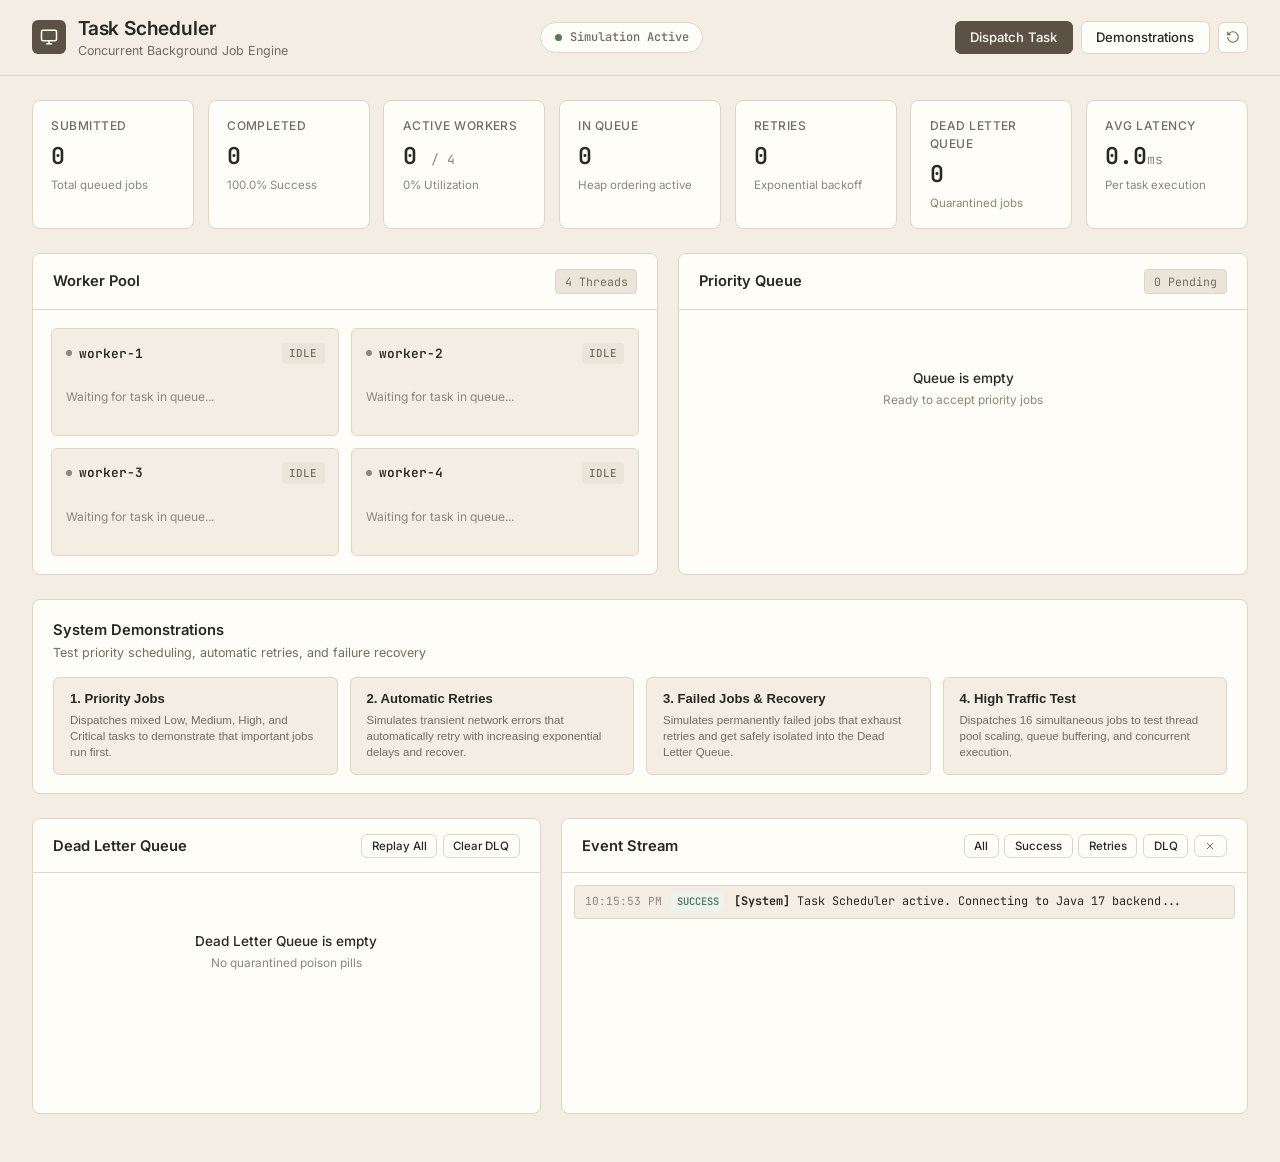
<file: docs/index.html>
<!DOCTYPE html>
<html lang="en">
<head>
  <meta charset="UTF-8">
  <meta name="viewport" content="width=device-width, initial-scale=1.0">
  <title>Task Scheduler & Concurrency Engine</title>
  <link rel="preconnect" href="https://fonts.googleapis.com">
  <link rel="preconnect" href="https://fonts.gstatic.com" crossorigin>
  <link href="https://fonts.googleapis.com/css2?family=Inter:wght@400;500;600;700&family=JetBrains+Mono:wght@400;500;600&display=swap" rel="stylesheet">
  <link rel="stylesheet" href="style.css">
</head>
<body>

  <!-- TOP HEADER -->
  <header class="app-header">
    <div class="header-left">
      <div class="logo-badge">
        <svg width="18" height="18" viewBox="0 0 24 24" fill="none" stroke="currentColor" stroke-width="2">
          <rect x="2" y="3" width="20" height="14" rx="2" ry="2"></rect>
          <line x1="8" y1="21" x2="16" y2="21"></line>
          <line x1="12" y1="17" x2="12" y2="21"></line>
        </svg>
      </div>
      <div class="logo-text">
        <h1>Task Scheduler</h1>
        <span class="subtext">Concurrent Background Job Engine</span>
      </div>
    </div>

    <div class="header-center">
      <div class="connection-pill" id="connPill">
        <span class="pulse-dot"></span>
        <span id="connStatusText">Connecting...</span>
      </div>
    </div>

    <div class="header-right">
      <button class="btn btn-primary" id="btnOpenSubmitModal">
        Dispatch Task
      </button>
      <button class="btn btn-outline" id="btnRunScenarios">
        Demonstrations
      </button>
      <button class="btn btn-icon" id="btnResetScheduler" title="Reset Scheduler State">
        <svg width="14" height="14" fill="none" stroke="currentColor" stroke-width="2" viewBox="0 0 24 24"><path d="M3 12a9 9 0 1 0 9-9 9.75 9.75 0 0 0-6.74 2.74L3 8"></path><path d="M3 3v5h5"></path></svg>
      </button>
    </div>
  </header>

  <!-- MAIN CONTAINER -->
  <main class="dashboard-container">

    <!-- KPI METRICS RIBBON -->
    <section class="metrics-grid">
      <div class="metric-card">
        <div class="metric-header">
          <span class="metric-title">Submitted</span>
        </div>
        <div class="metric-value" id="kpiSubmitted">0</div>
        <div class="metric-footer">Total queued jobs</div>
      </div>

      <div class="metric-card">
        <div class="metric-header">
          <span class="metric-title">Completed</span>
        </div>
        <div class="metric-value" id="kpiCompleted">0</div>
        <div class="metric-footer" id="kpiSuccessRate">100.0% Success</div>
      </div>

      <div class="metric-card">
        <div class="metric-header">
          <span class="metric-title">Active Workers</span>
        </div>
        <div class="metric-value" id="kpiActiveWorkers">0 <span class="metric-sub">/ 4</span></div>
        <div class="metric-footer" id="kpiPoolUtilization">0% Utilization</div>
      </div>

      <div class="metric-card">
        <div class="metric-header">
          <span class="metric-title">In Queue</span>
        </div>
        <div class="metric-value" id="kpiQueueDepth">0</div>
        <div class="metric-footer">Heap ordering active</div>
      </div>

      <div class="metric-card">
        <div class="metric-header">
          <span class="metric-title">Retries</span>
        </div>
        <div class="metric-value" id="kpiRetries">0</div>
        <div class="metric-footer">Exponential backoff</div>
      </div>

      <div class="metric-card">
        <div class="metric-header">
          <span class="metric-title">Dead Letter Queue</span>
        </div>
        <div class="metric-value" id="kpiDlq">0</div>
        <div class="metric-footer">Quarantined jobs</div>
      </div>

      <div class="metric-card">
        <div class="metric-header">
          <span class="metric-title">Avg Latency</span>
        </div>
        <div class="metric-value" id="kpiAvgExec">0.0<span class="metric-sub">ms</span></div>
        <div class="metric-footer">Per task execution</div>
      </div>
    </section>

    <!-- CORE PANELS (WORKERS + QUEUE) -->
    <section class="core-grid">

      <!-- WORKER THREADS PANEL -->
      <div class="panel">
        <div class="panel-header">
          <div class="panel-title">
            <h3>Worker Pool</h3>
          </div>
          <span class="panel-badge" id="workersBadge">4 Threads</span>
        </div>
        <div class="panel-body">
          <div class="worker-grid" id="workerGrid">
            <!-- Rendered dynamically -->
          </div>
        </div>
      </div>

      <!-- PRIORITY QUEUE PANEL -->
      <div class="panel">
        <div class="panel-header">
          <div class="panel-title">
            <h3>Priority Queue</h3>
          </div>
          <span class="panel-badge" id="queueBadge">0 Pending</span>
        </div>
        <div class="panel-body">
          <div class="queue-list" id="queueList">
            <!-- Rendered dynamically -->
          </div>
        </div>
      </div>

    </section>

    <!-- SYSTEM DEMONSTRATIONS -->
    <section class="scenario-panel">
      <div class="scenario-header">
        <h3>System Demonstrations</h3>
        <span class="subtext">Test priority scheduling, automatic retries, and failure recovery</span>
      </div>

      <div class="scenario-buttons-grid">
        <button class="scenario-card" onclick="runScenario(1)">
          <h4>1. Priority Jobs</h4>
          <p>Dispatches mixed Low, Medium, High, and Critical tasks to demonstrate that important jobs run first.</p>
        </button>

        <button class="scenario-card" onclick="runScenario(2)">
          <h4>2. Automatic Retries</h4>
          <p>Simulates transient network errors that automatically retry with increasing exponential delays and recover.</p>
        </button>

        <button class="scenario-card" onclick="runScenario(3)">
          <h4>3. Failed Jobs & Recovery</h4>
          <p>Simulates permanently failed jobs that exhaust retries and get safely isolated into the Dead Letter Queue.</p>
        </button>

        <button class="scenario-card" onclick="runScenario(4)">
          <h4>4. High Traffic Test</h4>
          <p>Dispatches 16 simultaneous jobs to test thread pool scaling, queue buffering, and concurrent execution.</p>
        </button>
      </div>
    </section>

    <!-- LOWER DECK: DLQ & EVENT LOGS -->
    <section class="deck-grid">

      <!-- DEAD LETTER QUEUE (DLQ) -->
      <div class="panel">
        <div class="panel-header">
          <div class="panel-title">
            <h3>Dead Letter Queue</h3>
          </div>
          <div class="log-controls">
            <button class="btn btn-xs btn-outline" id="btnReplayDlq" title="Re-enqueue all quarantined tasks">Replay All</button>
            <button class="btn btn-xs btn-outline" id="btnClearDlq" title="Clear Dead Letter Queue">Clear DLQ</button>
          </div>
        </div>
        <div class="panel-body">
          <div class="dlq-list" id="dlqList">
            <!-- Rendered dynamically -->
          </div>
        </div>
      </div>

      <!-- REAL-TIME EVENT STREAM LOG -->
      <div class="panel">
        <div class="panel-header">
          <div class="panel-title">
            <h3>Event Stream</h3>
          </div>
          <div class="log-controls">
            <button class="btn btn-xs btn-outline" id="btnFilterAll" onclick="filterLogs('ALL')">All</button>
            <button class="btn btn-xs btn-outline" id="btnFilterSuccess" onclick="filterLogs('SUCCESS')">Success</button>
            <button class="btn btn-xs btn-outline" id="btnFilterRetry" onclick="filterLogs('RETRY')">Retries</button>
            <button class="btn btn-xs btn-outline" id="btnFilterDlq" onclick="filterLogs('FAILURE')">DLQ</button>
            <button class="btn btn-xs btn-icon" id="btnClearLogs" title="Clear Log Screen">
              <svg width="12" height="12" fill="none" stroke="currentColor" stroke-width="2" viewBox="0 0 24 24"><path d="M18 6L6 18M6 6l12 12"></path></svg>
            </button>
          </div>
        </div>
        <div class="panel-body" style="padding:0.75rem;">
          <div class="logs-container" id="logsContainer">
            <!-- Live log items rendered dynamically -->
          </div>
        </div>
      </div>

    </section>

  </main>

  <!-- CUSTOM TASK DISPATCH MODAL -->
  <div class="modal-backdrop" id="submitModal">
    <div class="modal-card">
      <div class="modal-header">
        <div class="modal-title">
          <h3>Dispatch Custom Task</h3>
        </div>
        <button class="btn-close" id="btnCloseModal">&times;</button>
      </div>

      <form id="taskForm" onsubmit="handleTaskSubmit(event)">
        <div class="form-group">
          <label for="taskName">Task Name</label>
          <input type="text" id="taskName" required placeholder="e.g. PaymentGateway-Charge-902" value="Manual-Payment-Task">
        </div>

        <div class="form-row">
          <div class="form-group">
            <label for="taskPriority">Priority Tier</label>
            <select id="taskPriority">
              <option value="CRITICAL">Critical (Highest)</option>
              <option value="HIGH">High</option>
              <option value="MEDIUM" selected>Medium</option>
              <option value="LOW">Low (Lowest)</option>
            </select>
          </div>

          <div class="form-group">
            <label for="taskDuration">Work Duration (<span id="durVal">250</span>ms)</label>
            <input type="range" id="taskDuration" min="50" max="2000" step="50" value="250" oninput="document.getElementById('durVal').innerText = this.value">
          </div>
        </div>

        <div class="form-group">
          <label>Failure & Resilience Simulation</label>
          <div class="radio-cards">
            <label class="radio-card">
              <input type="radio" name="failMode" value="none" checked onchange="toggleRetryOptions()">
              <div class="radio-content">
                <span class="radio-title">Always Succeed</span>
                <span class="radio-desc">Normal execution</span>
              </div>
            </label>

            <label class="radio-card">
              <input type="radio" name="failMode" value="transient" onchange="toggleRetryOptions()">
              <div class="radio-content">
                <span class="radio-title">Transient 504</span>
                <span class="radio-desc">Fails 2 times then succeeds</span>
              </div>
            </label>

            <label class="radio-card">
              <input type="radio" name="failMode" value="always" onchange="toggleRetryOptions()">
              <div class="radio-content">
                <span class="radio-title">Poison Pill</span>
                <span class="radio-desc">Always fails -> DLQ</span>
              </div>
            </label>
          </div>
        </div>

        <div class="form-row" id="retryConfigRow" style="transition: opacity 0.2s;">
          <div class="form-group">
            <label for="retryType">Retry Strategy</label>
            <select id="retryType">
              <option value="exponential">Exponential Backoff</option>
              <option value="fixed">Fixed Delay</option>
              <option value="none">No Retry</option>
            </select>
          </div>

          <div class="form-group">
            <label for="maxRetries">Max Retries</label>
            <input type="number" id="maxRetries" min="0" max="10" value="3">
          </div>

          <div class="form-group">
            <label for="backoffMs">Base Delay (ms)</label>
            <input type="number" id="backoffMs" min="50" max="5000" step="50" value="200">
          </div>
        </div>

        <div class="modal-footer">
          <button type="button" class="btn btn-outline" id="btnCancelModal">Cancel</button>
          <button type="submit" class="btn btn-primary">Submit to Queue</button>
        </div>
      </form>
    </div>
  </div>

  <div class="toast-container" id="toastContainer"></div>

  <script src="app.js"></script>
</body>
</html>
</file>
<file: docs/style.css>
:root {
  /* Warm Beige Engineering Palette */
  --bg-page: #F3EDE3;
  --bg-card: #FFFDF8;
  --bg-card-hover: #F9F5EE;
  --bg-subtle: #EBE4D8;
  --bg-input: #FFFFFF;

  --border: #DDD5C8;
  --border-strong: #C4BAAA;

  --text-primary: #292722;
  --text-secondary: #716C63;
  --text-muted: #8C867C;

  --color-primary: #5B5145;
  --color-primary-hover: #473E34;

  /* Semantic Status Colors (Restrained) */
  --color-success: #557A5A;
  --color-success-bg: #EDF3EE;
  --color-success-border: #C2D6C5;

  --color-warning: #A07845;
  --color-warning-bg: #FAF4EB;
  --color-warning-border: #E8D6BD;

  --color-error: #A6534A;
  --color-error-bg: #F8EDED;
  --color-error-border: #E4C1BE;

  --color-info: #546E7A;
  --color-info-bg: #EFF4F6;
  --color-info-border: #C8D8DF;

  --radius-sm: 4px;
  --radius-md: 6px;
  --radius-lg: 8px;

  --font-sans: 'Inter', -apple-system, BlinkMacSystemFont, 'Segoe UI', Roboto, Helvetica, Arial, sans-serif;
  --font-mono: 'JetBrains Mono', 'SF Mono', Consolas, 'Liberation Mono', Menlo, monospace;
}

* {
  box-sizing: border-box;
  margin: 0;
  padding: 0;
}

body {
  background-color: var(--bg-page);
  color: var(--text-primary);
  font-family: var(--font-sans);
  font-size: 14px;
  line-height: 1.5;
  min-height: 100vh;
  -webkit-font-smoothing: antialiased;
}

/* HEADER */
.app-header {
  position: sticky;
  top: 0;
  z-index: 100;
  display: flex;
  justify-content: space-between;
  align-items: center;
  padding: 0.85rem 2rem;
  background-color: var(--bg-page);
  border-bottom: 1px solid var(--border);
}

.header-left {
  display: flex;
  align-items: center;
  gap: 0.75rem;
}

.logo-badge {
  width: 34px;
  height: 34px;
  border-radius: var(--radius-md);
  background-color: var(--color-primary);
  display: flex;
  align-items: center;
  justify-content: center;
  color: #FFFDF8;
}

.logo-text h1 {
  font-size: 1.2rem;
  font-weight: 600;
  color: var(--text-primary);
  letter-spacing: -0.01em;
}

.logo-text .subtext {
  font-size: 0.78rem;
  color: var(--text-secondary);
  display: block;
}

.header-center {
  display: flex;
  align-items: center;
}

.connection-pill {
  display: inline-flex;
  align-items: center;
  gap: 0.5rem;
  padding: 0.35rem 0.85rem;
  border-radius: 999px;
  background-color: var(--bg-card);
  border: 1px solid var(--border);
  font-size: 0.75rem;
  font-weight: 500;
  color: var(--text-secondary);
  font-family: var(--font-mono);
}

.pulse-dot {
  width: 7px;
  height: 7px;
  border-radius: 50%;
  background-color: var(--color-success);
}

.header-right {
  display: flex;
  align-items: center;
  gap: 0.5rem;
}

/* BUTTONS */
.btn {
  display: inline-flex;
  align-items: center;
  justify-content: center;
  gap: 0.4rem;
  padding: 0.45rem 0.9rem;
  border-radius: var(--radius-md);
  font-size: 0.82rem;
  font-weight: 500;
  cursor: pointer;
  border: 1px solid transparent;
  transition: background-color 0.15s ease, border-color 0.15s ease;
  font-family: var(--font-sans);
}

.btn-primary {
  background-color: var(--color-primary);
  color: #FFFDF8;
  border-color: var(--color-primary);
}

.btn-primary:hover {
  background-color: var(--color-primary-hover);
  border-color: var(--color-primary-hover);
}

.btn-outline {
  background-color: var(--bg-card);
  color: var(--text-primary);
  border-color: var(--border);
}

.btn-outline:hover {
  background-color: var(--bg-subtle);
  border-color: var(--border-strong);
}

.btn-danger {
  background-color: var(--color-error-bg);
  color: var(--color-error);
  border-color: var(--color-error-border);
}

.btn-danger:hover {
  background-color: var(--color-error);
  color: #FFFDF8;
}

.btn-icon {
  padding: 0.45rem;
  background-color: var(--bg-card);
  border: 1px solid var(--border);
  color: var(--text-secondary);
}

.btn-icon:hover {
  background-color: var(--bg-subtle);
  color: var(--text-primary);
}

.btn-xs {
  padding: 0.25rem 0.6rem;
  font-size: 0.72rem;
}

/* MAIN LAYOUT */
.dashboard-container {
  max-width: 1400px;
  margin: 0 auto;
  padding: 1.5rem 2rem 3rem 2rem;
  display: flex;
  flex-direction: column;
  gap: 1.5rem;
}

/* METRICS GRID */
.metrics-grid {
  display: grid;
  grid-template-columns: repeat(auto-fit, minmax(160px, 1fr));
  gap: 0.85rem;
}

.metric-card {
  background-color: var(--bg-card);
  border: 1px solid var(--border);
  border-radius: var(--radius-lg);
  padding: 1rem 1.15rem;
  display: flex;
  flex-direction: column;
  gap: 0.25rem;
}

.metric-header {
  display: flex;
  justify-content: space-between;
  align-items: center;
}

.metric-title {
  font-size: 0.75rem;
  font-weight: 500;
  color: var(--text-secondary);
  text-transform: uppercase;
  letter-spacing: 0.04em;
}

.metric-value {
  font-size: 1.45rem;
  font-weight: 600;
  color: var(--text-primary);
  font-family: var(--font-mono);
  line-height: 1.2;
  margin: 0.2rem 0;
}

.metric-sub {
  font-size: 0.82rem;
  font-weight: 400;
  color: var(--text-muted);
}

.metric-footer {
  font-size: 0.72rem;
  color: var(--text-muted);
}

/* CORE PANELS (2-COLUMN GRID) */
.core-grid {
  display: grid;
  grid-template-columns: 1.1fr 1fr;
  gap: 1.25rem;
}

@media (max-width: 1024px) {
  .core-grid {
    grid-template-columns: 1fr;
  }
}

.panel {
  background-color: var(--bg-card);
  border: 1px solid var(--border);
  border-radius: var(--radius-lg);
  display: flex;
  flex-direction: column;
  overflow: hidden;
}

.panel-header {
  display: flex;
  justify-content: space-between;
  align-items: center;
  padding: 0.9rem 1.25rem;
  border-bottom: 1px solid var(--border);
  background-color: var(--bg-card);
}

.panel-title {
  display: flex;
  align-items: center;
  gap: 0.5rem;
}

.panel-title h3 {
  font-size: 0.92rem;
  font-weight: 600;
  color: var(--text-primary);
}

.panel-badge {
  padding: 0.2rem 0.55rem;
  border-radius: var(--radius-sm);
  background-color: var(--bg-subtle);
  border: 1px solid var(--border);
  font-size: 0.72rem;
  color: var(--text-secondary);
  font-family: var(--font-mono);
}

.panel-body {
  padding: 1.15rem;
  display: flex;
  flex-direction: column;
  gap: 0.75rem;
  min-height: 240px;
}

/* WORKER CARDS */
.worker-grid {
  display: grid;
  grid-template-columns: repeat(2, 1fr);
  gap: 0.75rem;
}

@media (max-width: 640px) {
  .worker-grid {
    grid-template-columns: 1fr;
  }
}

.worker-card {
  background-color: var(--bg-page);
  border: 1px solid var(--border);
  border-radius: var(--radius-md);
  padding: 0.85rem;
  display: flex;
  flex-direction: column;
  gap: 0.6rem;
}

.worker-card.executing {
  border-color: var(--color-primary);
  background-color: var(--bg-card);
}

.worker-card-top {
  display: flex;
  justify-content: space-between;
  align-items: center;
}

.worker-name-group {
  display: flex;
  align-items: center;
  gap: 0.45rem;
}

.worker-dot {
  width: 6px;
  height: 6px;
  border-radius: 50%;
  background-color: var(--text-muted);
}

.worker-card.executing .worker-dot {
  background-color: var(--color-success);
}

.worker-name {
  font-size: 0.8rem;
  font-weight: 600;
  font-family: var(--font-mono);
  color: var(--text-primary);
}

.worker-state-tag {
  font-size: 0.68rem;
  font-weight: 500;
  padding: 0.15rem 0.45rem;
  border-radius: var(--radius-sm);
  text-transform: uppercase;
  font-family: var(--font-mono);
}

.state-idle {
  background-color: var(--bg-subtle);
  color: var(--text-secondary);
}

.state-executing {
  background-color: var(--color-success-bg);
  color: var(--color-success);
  border: 1px solid var(--color-success-border);
}

.worker-task-info {
  font-size: 0.78rem;
  color: var(--text-secondary);
  min-height: 48px;
  display: flex;
  flex-direction: column;
  justify-content: center;
}

.worker-progress-bar {
  width: 100%;
  height: 4px;
  background-color: var(--bg-subtle);
  border-radius: 2px;
  overflow: hidden;
  margin-top: 6px;
}

.worker-progress-bar-fill {
  height: 100%;
  width: 100%;
  background-color: var(--color-primary);
  animation: progressAnim 1.5s infinite linear;
}

@keyframes progressAnim {
  0% { transform: translateX(-100%); }
  100% { transform: translateX(100%); }
}

/* QUEUE & TASK CARDS */
.queue-list, .dlq-list {
  display: flex;
  flex-direction: column;
  gap: 0.5rem;
  max-height: 320px;
  overflow-y: auto;
}

.task-card {
  background-color: var(--bg-page);
  border: 1px solid var(--border);
  border-radius: var(--radius-md);
  padding: 0.75rem 0.9rem;
  display: flex;
  flex-direction: column;
  gap: 0.35rem;
}

.task-card-header {
  display: flex;
  justify-content: space-between;
  align-items: center;
}

.task-card-title {
  font-size: 0.82rem;
  font-weight: 500;
  color: var(--text-primary);
  white-space: nowrap;
  overflow: hidden;
  text-overflow: ellipsis;
  max-width: 220px;
}

.task-card-footer {
  display: flex;
  justify-content: space-between;
  align-items: center;
  font-size: 0.72rem;
  color: var(--text-secondary);
}

.task-seq {
  font-family: var(--font-mono);
  color: var(--text-muted);
}

/* PRIORITY BADGES */
.badge {
  display: inline-block;
  padding: 0.15rem 0.45rem;
  border-radius: var(--radius-sm);
  font-size: 0.68rem;
  font-weight: 600;
  text-transform: uppercase;
  font-family: var(--font-mono);
  border: 1px solid transparent;
}

.badge-critical {
  background-color: var(--color-error-bg);
  color: var(--color-error);
  border-color: var(--color-error-border);
}

.badge-high {
  background-color: var(--color-warning-bg);
  color: var(--color-warning);
  border-color: var(--color-warning-border);
}

.badge-medium {
  background-color: var(--color-info-bg);
  color: var(--color-info);
  border-color: var(--color-info-border);
}

.badge-low {
  background-color: var(--color-success-bg);
  color: var(--color-success);
  border-color: var(--color-success-border);
}

/* SCENARIOS SECTION */
.scenario-panel {
  background-color: var(--bg-card);
  border: 1px solid var(--border);
  border-radius: var(--radius-lg);
  padding: 1.15rem 1.25rem;
}

.scenario-header {
  margin-bottom: 0.9rem;
}

.scenario-header h3 {
  font-size: 0.92rem;
  font-weight: 600;
  color: var(--text-primary);
}

.scenario-header .subtext {
  font-size: 0.78rem;
  color: var(--text-secondary);
}

.scenario-buttons-grid {
  display: grid;
  grid-template-columns: repeat(4, 1fr);
  gap: 0.75rem;
}

@media (max-width: 1024px) {
  .scenario-buttons-grid {
    grid-template-columns: repeat(2, 1fr);
  }
}

@media (max-width: 640px) {
  .scenario-buttons-grid {
    grid-template-columns: 1fr;
  }
}

.scenario-card {
  background-color: var(--bg-page);
  border: 1px solid var(--border);
  border-radius: var(--radius-md);
  padding: 0.85rem 1rem;
  text-align: left;
  cursor: pointer;
  transition: background-color 0.15s ease, border-color 0.15s ease;
  display: flex;
  flex-direction: column;
  gap: 0.35rem;
}

.scenario-card:hover {
  background-color: var(--bg-subtle);
  border-color: var(--border-strong);
}

.scenario-card h4 {
  font-size: 0.82rem;
  font-weight: 600;
  color: var(--text-primary);
}

.scenario-card p {
  font-size: 0.72rem;
  color: var(--text-secondary);
  line-height: 1.4;
}

/* LOWER DECK: DLQ & EVENT LOGS */
.deck-grid {
  display: grid;
  grid-template-columns: 1fr 1.35fr;
  gap: 1.25rem;
}

@media (max-width: 1024px) {
  .deck-grid {
    grid-template-columns: 1fr;
  }
}

.dlq-card {
  background-color: var(--color-error-bg);
  border: 1px solid var(--color-error-border);
}

.dlq-error-msg {
  font-size: 0.72rem;
  color: var(--color-error);
  font-family: var(--font-mono);
  background-color: rgba(255, 255, 255, 0.6);
  padding: 0.3rem 0.5rem;
  border-radius: var(--radius-sm);
  margin-top: 0.2rem;
  word-break: break-all;
}

/* LOGS VIEWER */
.log-controls {
  display: flex;
  align-items: center;
  gap: 0.35rem;
}

.logs-container {
  max-height: 280px;
  overflow-y: auto;
  display: flex;
  flex-direction: column;
  gap: 0.35rem;
  font-family: var(--font-mono);
  font-size: 0.74rem;
}

.log-entry {
  padding: 0.4rem 0.6rem;
  border-radius: var(--radius-sm);
  background-color: var(--bg-page);
  border: 1px solid var(--border);
  display: flex;
  gap: 0.6rem;
  align-items: baseline;
}

.log-time {
  color: var(--text-muted);
  font-size: 0.7rem;
  white-space: nowrap;
}

.log-tag {
  font-size: 0.65rem;
  padding: 0.1rem 0.35rem;
  border-radius: var(--radius-sm);
  font-weight: 600;
  text-transform: uppercase;
}

.tag-STARTED { background-color: var(--color-info-bg); color: var(--color-info); }
.tag-SUCCESS { background-color: var(--color-success-bg); color: var(--color-success); }
.tag-RETRY { background-color: var(--color-warning-bg); color: var(--color-warning); }
.tag-FAILURE { background-color: var(--color-error-bg); color: var(--color-error); }
.tag-SUBMITTED { background-color: var(--bg-subtle); color: var(--text-secondary); }
.tag-DLQ_REPLAY { background-color: var(--color-warning-bg); color: var(--color-warning); }
.tag-SCENARIO { background-color: var(--bg-subtle); color: var(--text-primary); }
.tag-RESET { background-color: var(--bg-subtle); color: var(--text-muted); }

.log-msg {
  color: var(--text-primary);
  flex: 1;
  word-break: break-word;
}

/* EMPTY STATES */
.empty-state {
  display: flex;
  flex-direction: column;
  align-items: center;
  justify-content: center;
  padding: 2.5rem 1rem;
  text-align: center;
  color: var(--text-secondary);
}

.empty-state p {
  font-size: 0.85rem;
  font-weight: 500;
  color: var(--text-primary);
  margin-bottom: 0.2rem;
}

.empty-state span {
  font-size: 0.74rem;
  color: var(--text-muted);
}

/* MODALS */
.modal-backdrop {
  position: fixed;
  inset: 0;
  background-color: rgba(41, 39, 34, 0.45);
  display: none;
  align-items: center;
  justify-content: center;
  z-index: 1000;
  padding: 1rem;
}

.modal-backdrop.active {
  display: flex;
}

.modal-card {
  background-color: var(--bg-card);
  border: 1px solid var(--border);
  border-radius: var(--radius-lg);
  width: 100%;
  max-width: 520px;
  overflow: hidden;
  box-shadow: 0 4px 16px rgba(0, 0, 0, 0.08);
}

.modal-header {
  display: flex;
  justify-content: space-between;
  align-items: center;
  padding: 1rem 1.25rem;
  border-bottom: 1px solid var(--border);
}

.modal-title h3 {
  font-size: 0.95rem;
  font-weight: 600;
  color: var(--text-primary);
}

.btn-close {
  background: none;
  border: none;
  font-size: 1.25rem;
  line-height: 1;
  color: var(--text-muted);
  cursor: pointer;
}

.btn-close:hover {
  color: var(--text-primary);
}

form {
  padding: 1.25rem;
  display: flex;
  flex-direction: column;
  gap: 1rem;
}

.form-group {
  display: flex;
  flex-direction: column;
  gap: 0.35rem;
}

.form-group label {
  font-size: 0.75rem;
  font-weight: 500;
  color: var(--text-secondary);
  text-transform: uppercase;
  letter-spacing: 0.02em;
}

.form-group input[type="text"],
.form-group input[type="url"],
.form-group input[type="number"],
.form-group select {
  padding: 0.5rem 0.75rem;
  border-radius: var(--radius-md);
  border: 1px solid var(--border);
  background-color: var(--bg-input);
  color: var(--text-primary);
  font-size: 0.85rem;
  font-family: var(--font-sans);
  outline: none;
}

.form-group input:focus,
.form-group select:focus {
  border-color: var(--color-primary);
}

.form-row {
  display: grid;
  grid-template-columns: 1fr 1fr;
  gap: 0.85rem;
}

.radio-cards {
  display: grid;
  grid-template-columns: repeat(3, 1fr);
  gap: 0.5rem;
}

.radio-card {
  display: flex;
  align-items: flex-start;
  gap: 0.4rem;
  padding: 0.6rem;
  border-radius: var(--radius-md);
  background-color: var(--bg-page);
  border: 1px solid var(--border);
  cursor: pointer;
}

.radio-card input {
  margin-top: 0.2rem;
}

.radio-title {
  font-size: 0.75rem;
  font-weight: 600;
  display: block;
  color: var(--text-primary);
}

.radio-desc {
  font-size: 0.68rem;
  color: var(--text-muted);
  display: block;
}

.modal-footer {
  display: flex;
  justify-content: flex-end;
  gap: 0.5rem;
  padding-top: 0.75rem;
  border-top: 1px solid var(--border);
}

/* TOASTS */
.toast-container {
  position: fixed;
  bottom: 1.5rem;
  right: 1.5rem;
  z-index: 2000;
  display: flex;
  flex-direction: column;
  gap: 0.5rem;
}

.toast {
  background-color: var(--color-primary);
  color: #FFFDF8;
  padding: 0.65rem 1rem;
  border-radius: var(--radius-md);
  font-size: 0.8rem;
  font-weight: 500;
  box-shadow: 0 4px 12px rgba(0, 0, 0, 0.12);
  transition: opacity 0.3s ease, transform 0.3s ease;
}
</file>
